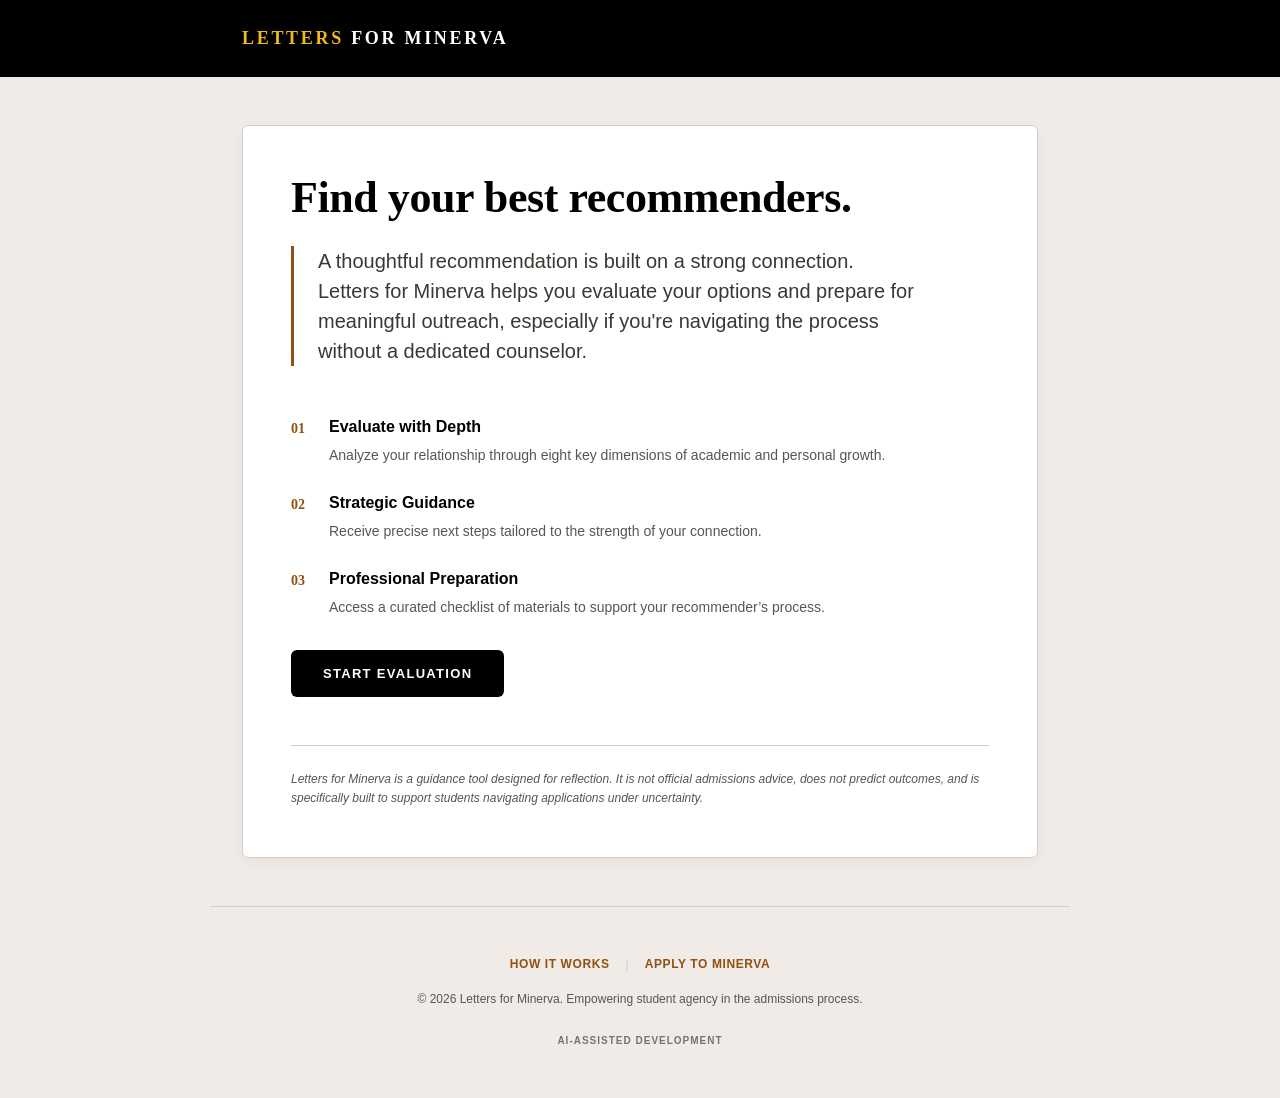
<file: index.html>
<!DOCTYPE html>
<html lang="en">
<head>
    <meta charset="UTF-8">
    <meta name="viewport" content="width=device-width, initial-scale=1.0">
    <title>Letters for Minerva — Recommendation Evaluation Tool</title>
    <link rel="stylesheet" href="css/styles.css">
    <!-- Google Fonts for a friendly look -->
    <link rel="preconnect" href="https://fonts.googleapis.com">
    <link rel="preconnect" href="https://fonts.gstatic.com" crossorigin>
    <link href="https://fonts.googleapis.com/css2?family=Inter:wght@400;500;600;700&display=swap" rel="stylesheet">
</head>
<body>
    <header class="app-header">
        <div class="container">
            <h1 class="logo"><span class="highlight">Letters</span> for Minerva</h1>
        </div>
    </header>

    <main id="app-container" class="container">
        <!-- Home Section -->
        <section id="home-section" class="card active">
            <h2>Find your best recommenders.</h2>
            <p class="subtitle">A thoughtful recommendation is built on a strong connection. Letters for Minerva helps you evaluate your options and prepare for meaningful outreach, especially if you're navigating the process without a dedicated counselor.</p>
            
            <div class="features-list">
                <div class="feature-item">
                    <span class="feature-icon">01</span>
                    <div>
                        <strong>Evaluate with Depth</strong>
                        <p>Analyze your relationship through eight key dimensions of academic and personal growth.</p>
                    </div>
                </div>
                <div class="feature-item">
                    <span class="feature-icon">02</span>
                    <div>
                        <strong>Strategic Guidance</strong>
                        <p>Receive precise next steps tailored to the strength of your connection.</p>
                    </div>
                </div>
                <div class="feature-item">
                    <span class="feature-icon">03</span>
                    <div>
                        <strong>Professional Preparation</strong>
                        <p>Access a curated checklist of materials to support your recommender’s process.</p>
                    </div>
                </div>
            </div>

            <button id="start-btn" class="btn btn-primary">Start Evaluation</button>
            
            <div class="disclaimer">
                Letters for Minerva is a guidance tool designed for reflection. It is not official admissions advice, does not predict outcomes, and is specifically built to support students navigating applications under uncertainty.
            </div>
        </section>

        <!-- Name Input Section -->
        <section id="name-section" class="card hidden">
            <h3>Who are you evaluating?</h3>
            <p class="hint-text">Enter a nickname like "Math Teacher" or "Coach" to help you compare choices later.</p>
            <div class="input-group">
                <input type="text" id="recommender-name" placeholder="e.g. Ms. Silva" class="form-input">
                <button id="confirm-name-btn" class="btn btn-primary" disabled>Continue</button>
            </div>
        </section>

        <!-- Questionnaire Section -->
        <section id="questionnaire-section" class="card hidden">
            <div class="progress-container">
                <div class="progress-bar" id="progress-bar"></div>
            </div>
            <div id="question-content">
                <!-- Question will be injected here -->
            </div>
            <div class="nav-controls">
                <button id="prev-btn" class="btn btn-secondary hidden">Back</button>
                <button id="next-btn" class="btn btn-primary" disabled>Next</button>
            </div>
        </section>

        <!-- Results Section -->
        <section id="results-section" class="card hidden">
            <div class="result-header">
                <h2 id="eval-target-name">Evaluation Results</h2>
                <div id="result-badge" class="badge"></div>
            </div>
            
            <div class="result-body">
                <div class="result-item">
                    <h3>What this means</h3>
                    <p id="result-meaning"></p>
                </div>

                <div class="result-item">
                    <h3>Next Steps</h3>
                    <ul id="result-next-steps"></ul>
                </div>

                <div class="result-item">
                    <h3>Your Preparation Checklist</h3>
                    <p class="hint-text">Send these materials once they agree to help:</p>
                    <ul id="result-checklist"></ul>
                </div>

                <div id="extra-guidance-container" class="result-item hidden">
                    <h3 id="extra-guidance-title"></h3>
                    <ul id="extra-guidance-steps"></ul>
                </div>
                </div>

            <div class="result-footer">
                <div class="btn-group">
                    <button id="add-another-btn" class="btn btn-secondary">Add Another Person</button>
                    <button id="view-ranking-btn" class="btn btn-primary">Compare All Results</button>
                </div>
            </div>
        </section>

        <!-- Ranking Section -->
        <section id="ranking-section" class="card hidden">
            <h2>Your Potential Recommenders</h2>
            <p class="subtitle">Comparison of all people you have evaluated in this session.</p>
            
            <div id="ranking-list" class="ranking-list">
                <!-- Ranking items will be injected here -->
            </div>

            <div class="result-footer">
                <div class="btn-group">
                    <button id="add-from-ranking-btn" class="btn btn-secondary">Add Another Person</button>
                    <button id="reset-all-btn" class="btn btn-danger-outline">Reset Everything</button>
                </div>
            </div>
        </section>
    </main>

    <footer class="app-footer container">
        <nav class="footer-nav">
            <a href="how-it-works.html">How it Works</a>
            <span class="separator">|</span>
            <a href="https://www.minerva.edu/" target="_blank" rel="noopener noreferrer">Apply to Minerva</a>
        </nav>
        <p>&copy; 2026 Letters for Minerva. Empowering student agency in the admissions process.</p>
        <p class="ai-badge">AI-Assisted Development</p>
    </footer>

    <!-- Scripts -->
    <script src="js/questions.js"></script>
    <script src="js/app.js"></script>
</body>
</html>
</file>
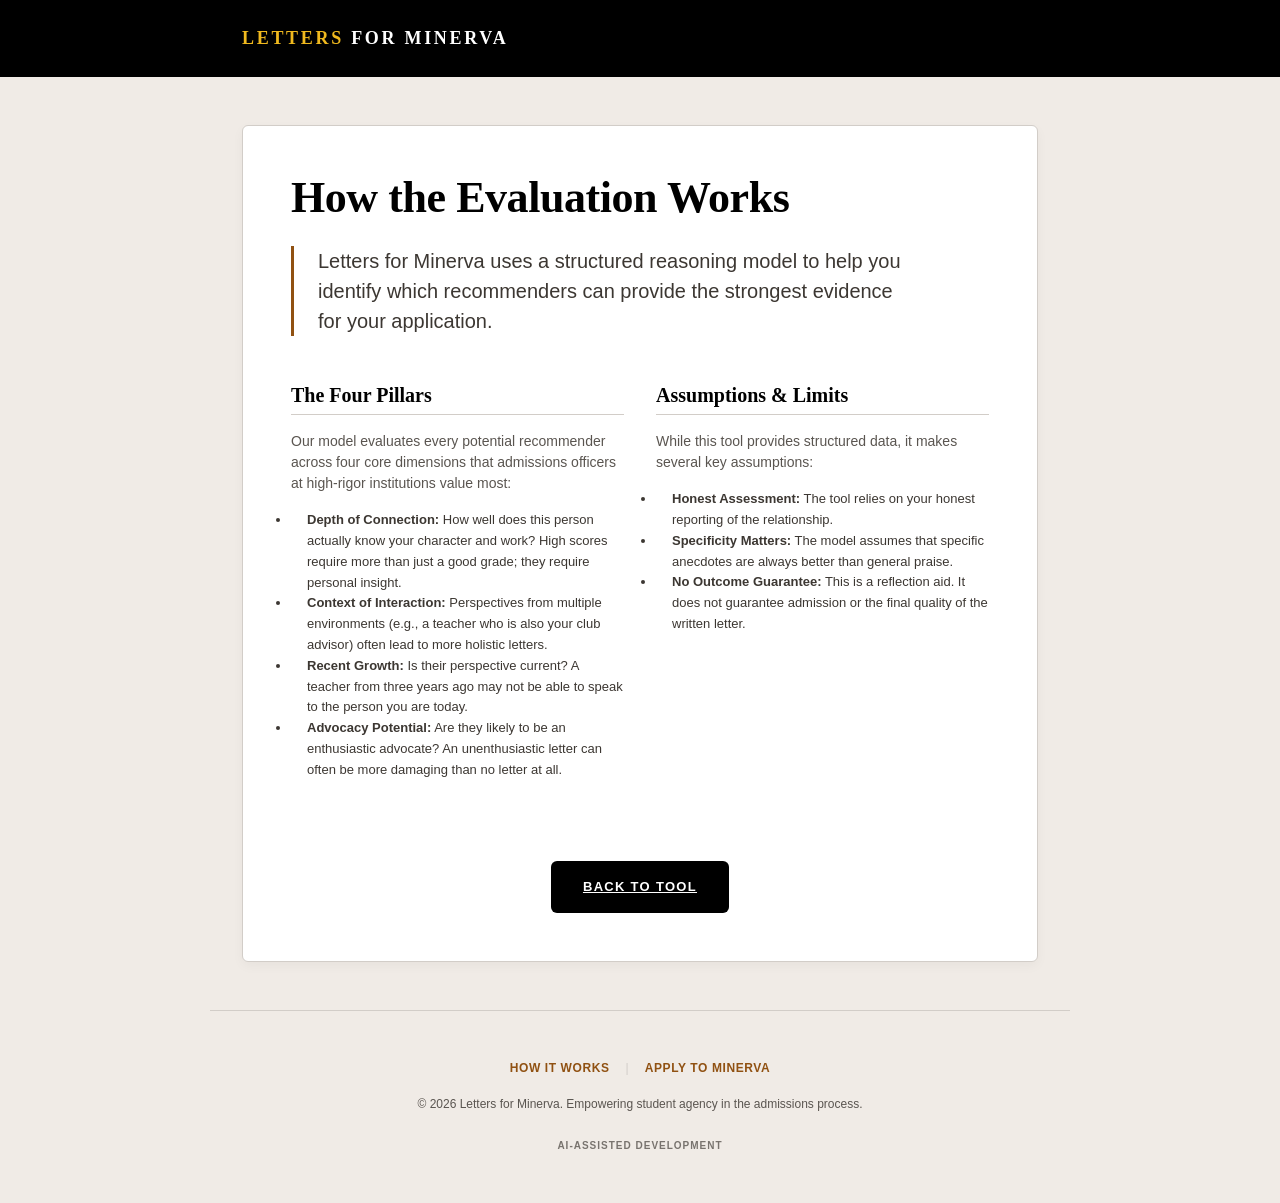
<file: how-it-works.html>
<!DOCTYPE html>
<html lang="en">
<head>
    <meta charset="UTF-8">
    <meta name="viewport" content="width=device-width, initial-scale=1.0">
    <title>How it Works — Letters for Minerva</title>
    <link rel="stylesheet" href="css/styles.css">
    <link rel="preconnect" href="https://fonts.googleapis.com">
    <link rel="preconnect" href="https://fonts.gstatic.com" crossorigin>
    <link href="https://fonts.googleapis.com/css2?family=Inter:wght@400;500;600;700&display=swap" rel="stylesheet">
</head>
<body>
    <header class="app-header">
        <div class="container">
            <h1 class="logo"><a href="index.html" style="text-decoration: none; color: inherit;"><span class="highlight">Letters</span> for Minerva</a></h1>
        </div>
    </header>

    <main class="container">
        <section class="card active">
            <h2>How the Evaluation Works</h2>
            <p class="subtitle">Letters for Minerva uses a structured reasoning model to help you identify which recommenders can provide the strongest evidence for your application.</p>

            <div class="info-grid" style="display: grid; border-left: none; background: none; padding: 0;">
                <div class="info-block" style="margin-bottom: var(--space-6);">
                    <h3 style="font-size: 1.25rem; border-bottom: 1px solid var(--border-subtle); padding-bottom: var(--space-2);">The Four Pillars</h3>
                    <p>Our model evaluates every potential recommender across four core dimensions that admissions officers at high-rigor institutions value most:</p>
                    <ul class="insight-list" style="margin-top: var(--space-4);">
                        <li><strong>Depth of Connection:</strong> How well does this person actually know your character and work? High scores require more than just a good grade; they require personal insight.</li>
                        <li><strong>Context of Interaction:</strong> Perspectives from multiple environments (e.g., a teacher who is also your club advisor) often lead to more holistic letters.</li>
                        <li><strong>Recent Growth:</strong> Is their perspective current? A teacher from three years ago may not be able to speak to the person you are today.</li>
                        <li><strong>Advocacy Potential:</strong> Are they likely to be an enthusiastic advocate? An unenthusiastic letter can often be more damaging than no letter at all.</li>
                    </ul>
                </div>

                <div class="info-block">
                    <h3 style="font-size: 1.25rem; border-bottom: 1px solid var(--border-subtle); padding-bottom: var(--space-2);">Assumptions & Limits</h3>
                    <p>While this tool provides structured data, it makes several key assumptions:</p>
                    <ul class="insight-list" style="margin-top: var(--space-4);">
                        <li><strong>Honest Assessment:</strong> The tool relies on your honest reporting of the relationship.</li>
                        <li><strong>Specificity Matters:</strong> The model assumes that specific anecdotes are always better than general praise.</li>
                        <li><strong>No Outcome Guarantee:</strong> This is a reflection aid. It does not guarantee admission or the final quality of the written letter.</li>
                    </ul>
                </div>
            </div>

            <div style="margin-top: var(--space-7); text-align: center;">
                <a href="index.html" class="btn btn-primary">Back to Tool</a>
            </div>
        </section>
    </main>

    <footer class="app-footer container">
        <nav class="footer-nav">
            <a href="how-it-works.html">How it Works</a>
            <span class="separator">|</span>
            <a href="https://www.minerva.edu/" target="_blank" rel="noopener noreferrer">Apply to Minerva</a>
        </nav>
        <p>&copy; 2026 Letters for Minerva. Empowering student agency in the admissions process.</p>
        <p class="ai-badge">AI-Assisted Development</p>
    </footer>
</body>
</html>
</file>
<file: css/styles.css>
/* Letters for Minerva — Minerva University Academic & Editorial Aesthetic */
:root {
  /* Core palette */
  --mu-obsidian: #000000;
  --mu-white: #ffffff;
  --mu-bone: #f0ebe6;
  --mu-ivory: #f6f3ef;

  /* Accents */
  --mu-goldenrod: #f0b91e;
  --mu-tangerine: #f0871e;
  --mu-clay: #905112;

  /* Neutrals */
  --mu-charcoal: #3c3732;
  --mu-slate: #5a5550;
  --mu-graphite: #78736e;
  --mu-ash: #d2cdc8;

  /* App semantic tokens */
  --bg-page: var(--mu-bone);
  --bg-surface: var(--mu-white);
  --bg-subtle: var(--mu-ivory);

  --text-main: var(--mu-charcoal);
  --text-strong: var(--mu-obsidian);
  --text-muted: var(--mu-slate);

  --accent-main: var(--mu-clay);
  --accent-soft: #efe4d7;
  --accent-warm: var(--mu-goldenrod);

  --border-subtle: var(--mu-ash);
  --shadow-soft: 0 4px 12px rgba(0, 0, 0, 0.04);

  /* Status badges */
  --success-text: #295846;
  --success-border: #7f9f92;
  --success-bg: #f6faf7;

  --warning-text: #8a5a1f;
  --warning-border: #c8a374;
  --warning-bg: #fffaf3;

  --danger-text: #7a2f2a;
  --danger-border: #b98580;
  --danger-bg: #fff7f6;

  /* Typography */
  --font-serif: "Chronicle Display", "Garamond", "Georgia", "Times New Roman", serif;
  --font-sans: "Neue Haas Grotesk", "Helvetica Neue", "Helvetica", "Arial", sans-serif;

  /* Layout */
  --container-width: 860px;
  --radius-sm: 6px;
  --radius-md: 10px;
  --radius-lg: 14px;

  --space-1: 0.25rem;
  --space-2: 0.5rem;
  --space-3: 0.75rem;
  --space-4: 1rem;
  --space-5: 1.5rem;
  --space-6: 2rem;
  --space-7: 3rem;

  --transition-fast: 180ms ease;
}

/* Base Reset */
* {
    box-sizing: border-box;
    margin: 0;
    padding: 0;
}

body {
    font-family: var(--font-sans);
    background-color: var(--bg-page);
    color: var(--text-main);
    line-height: 1.6;
    -webkit-font-smoothing: antialiased;
}

.container {
    max-width: var(--container-width);
    margin: 0 auto;
    padding: 0 var(--space-6);
}

/* Header & Wordmark */
.app-header {
    background-color: var(--mu-obsidian);
    padding: var(--space-5) 0;
    text-align: left;
    margin-bottom: var(--space-7);
}

.logo {
    font-family: var(--font-serif);
    font-size: 1.125rem;
    font-weight: 700;
    color: var(--mu-white);
    letter-spacing: 0.15em;
    text-transform: uppercase;
}

.highlight {
    color: var(--mu-goldenrod);
}

#app-container {
    min-height: 60vh;
}

.app-footer {
    margin-top: var(--space-7);
    padding: var(--space-7) 0;
    text-align: center;
    border-top: 1px solid var(--border-subtle);
    color: var(--text-muted);
    font-size: 0.75rem;
}

.footer-nav {
    margin-bottom: var(--space-4);
    display: flex;
    justify-content: center;
    gap: var(--space-4);
    align-items: center;
}

.footer-nav a {
    color: var(--mu-clay);
    text-decoration: none;
    font-weight: 600;
    text-transform: uppercase;
    letter-spacing: 0.05em;
    font-size: 0.75rem;
    transition: color var(--transition-fast);
}

.footer-nav a:hover {
    color: var(--mu-tangerine);
}

.footer-nav .separator {
    color: var(--mu-ash);
    font-weight: 300;
}

/* Typography Hierarchy */
h2, h3 {
    font-family: var(--font-serif);
    color: var(--text-strong);
    line-height: 1.1;
    font-weight: 700;
}

h2 {
    font-size: 2.75rem; /* More prominent editorial sizing */
    margin-bottom: var(--space-5);
    letter-spacing: -0.01em;
}

h3 {
    font-size: 1.75rem;
    margin-bottom: var(--space-4);
}

.subtitle {
    font-size: 1.25rem;
    color: var(--text-main);
    margin-bottom: var(--space-7);
    line-height: 1.5;
    max-width: 90%;
    border-left: 3px solid var(--mu-clay); /* Subtle accent emphasis */
    padding-left: var(--space-5);
}

/* Card - Institutional & Polished */
.card {
    background-color: var(--bg-surface);
    padding: var(--space-7);
    border-radius: var(--radius-sm);
    border: 1px solid var(--border-subtle);
    box-shadow: var(--shadow-soft);
    transition: opacity var(--transition-fast);
}

.card.hidden,
.scoring-breakdown.hidden,
.info-grid.hidden,
.hidden {
    display: none !important;
}

/* Buttons - High Contrast */
.btn {
    display: inline-flex;
    align-items: center;
    justify-content: center;
    padding: var(--space-4) var(--space-6);
    font-size: 0.8125rem;
    font-weight: 700;
    text-transform: uppercase;
    letter-spacing: 0.1em;
    border-radius: var(--radius-sm);
    cursor: pointer;
    border: none;
    transition: all var(--transition-fast);
    width: 100%;
}

.btn-primary {
    background-color: var(--mu-obsidian);
    color: var(--mu-white);
}

.btn-primary:hover:not(:disabled) {
    background-color: var(--accent-main);
    transform: translateY(-1px);
}

.btn-primary:disabled {
    background-color: var(--mu-ash);
    color: var(--mu-graphite);
    cursor: not-allowed;
}

.btn-secondary {
    background-color: transparent;
    color: var(--mu-obsidian);
    border: 1px solid var(--mu-obsidian);
}

.btn-secondary:hover {
    background-color: var(--bg-subtle);
}

.btn-danger-outline {
    background-color: transparent;
    color: var(--danger-text);
    border: 1px solid var(--danger-border);
}

.btn-danger-outline:hover {
    background-color: var(--danger-bg);
}

@media (min-width: 640px) {
    .btn {
        width: auto;
    }
}

.btn-group {
    display: flex;
    flex-direction: column;
    gap: var(--space-4);
}

@media (min-width: 640px) {
    .btn-group {
        flex-direction: row;
        justify-content: center;
    }
}

/* Home Section Styles */
.features-list {
    margin-bottom: var(--space-6);
    display: grid;
    gap: var(--space-5);
}

.feature-item {
    display: flex;
    gap: var(--space-5);
    align-items: flex-start;
}

.feature-icon {
    font-family: var(--font-serif);
    font-size: 0.875rem;
    font-weight: 700;
    color: var(--accent-main);
    padding-top: var(--space-1);
    flex-shrink: 0;
}

.feature-item strong {
    display: block;
    font-size: 1rem;
    font-weight: 700;
    margin-bottom: var(--space-1);
    color: var(--text-strong);
}

.feature-item p {
    font-size: 0.875rem;
    color: var(--text-muted);
}

.home-methodology {
    margin-top: var(--space-7);
    border-top: 1px solid var(--border-subtle);
}

.info-grid {
    display: grid;
    gap: var(--space-6);
    margin: var(--space-6) 0;
    padding: var(--space-6);
    background-color: var(--bg-subtle);
    border-radius: var(--radius-sm);
    border-left: 4px solid var(--mu-goldenrod);
    animation: fadeIn 0.3s ease-out;
}

@media (min-width: 640px) {
    .info-grid {
        grid-template-columns: 1fr 1fr;
    }
}

.info-block h4 {
    font-family: var(--font-serif);
    font-size: 1rem;
    margin-bottom: var(--space-2);
    color: var(--text-strong);
}

.info-block p {
    font-size: 0.875rem;
    color: var(--text-muted);
    line-height: 1.5;
}

.disclaimer {
    margin-top: var(--space-7);
    padding-top: var(--space-5);
    border-top: 1px solid var(--border-subtle);
    font-size: 0.75rem;
    color: var(--text-muted);
    line-height: 1.6;
    font-style: italic;
}

/* Scoring Breakdown UI */
.scoring-breakdown {
    display: flex;
    flex-direction: column;
    gap: var(--space-2);
    margin-bottom: var(--space-4);
}

.breakdown-item {
    display: flex;
    justify-content: space-between;
    align-items: center;
    padding: var(--space-2) var(--space-3);
    background-color: var(--mu-white);
    border: 1px solid var(--border-subtle);
    border-radius: 4px;
}

.breakdown-factor {
    font-size: 0.8125rem;
    color: var(--text-main);
}

.breakdown-score {
    font-weight: 700;
    font-size: 0.8125rem;
}

.breakdown-score.pos { color: var(--success-text); }
.breakdown-score.neg { color: var(--danger-text); }

.scoring-breakdown.small {
    gap: 4px;
}

.scoring-breakdown.small .breakdown-item {
    padding: 4px 8px;
    border: none;
    background-color: transparent;
}

.detail-breakdown-section {
    margin: var(--space-5) 0;
    padding: var(--space-4);
    background-color: var(--mu-white);
    border-radius: var(--radius-sm);
}

.detail-breakdown-section h5 {
    font-size: 0.625rem;
    font-weight: 700;
    text-transform: uppercase;
    letter-spacing: 0.15em;
    margin-bottom: var(--space-3);
    color: var(--text-muted);
    border-bottom: 1px solid var(--border-subtle);
    padding-bottom: var(--space-1);
}

/* Input Styles */
.input-group {
    display: flex;
    flex-direction: column;
    gap: var(--space-4);
    margin-top: var(--space-5);
}

.form-input {
    padding: var(--space-4);
    border-radius: var(--radius-sm);
    border: 1px solid var(--border-subtle);
    background-color: var(--bg-subtle);
    font-size: 1rem;
    font-family: inherit;
    width: 100%;
    color: var(--text-strong);
}

.form-input:focus {
    outline: none;
    border-color: var(--mu-obsidian);
}

.hint-text {
    font-size: 0.875rem;
    color: var(--text-muted);
    margin-bottom: var(--space-4);
}

/* Questionnaire Layout */
.progress-container {
    background-color: var(--mu-ash);
    height: 1px;
    margin-bottom: var(--space-7);
}

.progress-bar {
    background-color: var(--accent-main);
    height: 100%;
    transition: width 0.4s ease;
}

.question-text {
    font-size: 1.75rem;
    font-family: var(--font-serif);
    margin-bottom: var(--space-6);
}

.options-list {
    display: grid;
    gap: var(--space-3);
    margin-bottom: var(--space-7);
}

.option-btn {
    padding: var(--space-5) var(--space-6);
    text-align: left;
    background-color: var(--mu-white);
    border: 1px solid var(--border-subtle);
    border-radius: var(--radius-sm);
    cursor: pointer;
    font-size: 0.9375rem;
    color: var(--text-main);
    transition: all var(--transition-fast);
}

.option-btn:hover {
    border-color: var(--mu-obsidian);
    background-color: var(--bg-subtle);
}

.option-btn.selected {
    border-color: var(--mu-obsidian);
    background-color: var(--mu-white);
    box-shadow: inset 0 0 0 1px var(--mu-obsidian);
    font-weight: 600;
}

.nav-controls {
    display: flex;
    justify-content: space-between;
    padding-top: var(--space-3);
}

/* Results UI */
.result-header {
    text-align: center;
    margin-bottom: var(--space-7);
}

.badge {
    display: inline-block;
    padding: 6px 14px;
    border-radius: 2px;
    font-weight: 700;
    font-size: 0.6875rem;
    text-transform: uppercase;
    letter-spacing: 0.1em;
    border: 1px solid transparent;
}

.badge.strong-choice { background-color: var(--success-bg); color: var(--success-text); border-color: var(--success-border); }
.badge.could-work { background-color: var(--warning-bg); color: var(--warning-text); border-color: var(--warning-border); }
.badge.not-the-best-fit { background-color: var(--danger-bg); color: var(--danger-text); border-color: var(--danger-border); }

.result-item {
    margin-bottom: var(--space-6);
}

.result-item h3 {
    font-size: 0.6875rem;
    font-weight: 700;
    text-transform: uppercase;
    letter-spacing: 0.15em;
    margin-bottom: var(--space-4);
    color: var(--text-muted);
    border-bottom: 1px solid var(--border-subtle);
    padding-bottom: var(--space-2);
}

.result-item p {
    font-size: 1.125rem;
    font-family: var(--font-serif);
    color: var(--text-strong);
}

.result-item ul {
    list-style: none;
}

.result-item li {
    position: relative;
    padding-left: var(--space-6);
    margin-bottom: var(--space-3);
    font-size: 0.875rem;
}

.result-item li::before {
    content: "—";
    position: absolute;
    left: 0;
    color: var(--accent-main);
}

.result-footer {
    padding-top: var(--space-6);
    border-top: 1px solid var(--border-subtle);
}

/* Ranking Table Styling */
.ranking-list {
    display: grid;
    gap: var(--space-4);
    margin: var(--space-6) 0;
}

.ranking-card {
    border: 1px solid var(--border-subtle);
    border-radius: var(--radius-sm);
    background-color: var(--mu-white);
    transition: all var(--transition-fast);
    overflow: hidden;
}

.ranking-card.expanded {
    border-color: var(--mu-obsidian);
}

.ranking-item.clickable {
    cursor: pointer;
    width: 100%;
    border: none;
    text-align: left;
    font-family: inherit;
    display: flex;
    flex-direction: row;
    justify-content: space-between;
    align-items: flex-start;
    gap: var(--space-6);
    padding: var(--space-5) var(--space-6);
    background-color: var(--bg-surface);
}

.ranking-item.clickable:hover {
    background-color: var(--bg-subtle);
}

.ranking-item-main {
    flex: 1;
    min-width: 0;
}

.ranking-name-row {
    display: flex;
    align-items: center;
    gap: var(--space-3);
}

.ranking-item-main h4 {
    font-family: var(--font-serif);
    font-size: 1.25rem;
    color: var(--text-strong);
}

.expand-icon {
    width: 10px;
    height: 10px;
    position: relative;
    flex-shrink: 0;
}

.expand-icon::before,
.expand-icon::after {
    content: "";
    position: absolute;
    background-color: var(--text-muted);
    transition: transform var(--transition-fast);
}

.expand-icon::before {
    top: 4px;
    left: 0;
    width: 10px;
    height: 1px;
}

.expand-icon::after {
    top: 0;
    left: 4px;
    width: 1px;
    height: 10px;
}

.ranking-card.expanded .expand-icon::after {
    transform: rotate(90deg);
    opacity: 0;
}

.meaning-preview {
    font-size: 0.8125rem;
    color: var(--text-muted);
    line-height: 1.4;
    margin-top: var(--space-1);
}

.ranking-item-score {
    flex-shrink: 0;
    display: flex;
    flex-direction: column;
    align-items: flex-end;
    gap: var(--space-2);
    text-align: right;
}

.score-number {
    font-size: 0.625rem;
    font-weight: 700;
    color: var(--text-muted);
    letter-spacing: 0.1em;
    text-transform: uppercase;
}

/* Detailed Inset View */
.ranking-detail {
    background-color: var(--mu-white);
}

.detail-inner {
    padding: var(--space-6);
    background-color: var(--bg-subtle);
    border-top: 1px solid var(--border-subtle);
    animation: fadeIn 0.3s ease-out;
}

.detail-grid {
    display: grid;
    gap: var(--space-6);
    margin-bottom: var(--space-6);
}

@media (min-width: 640px) {
    .detail-grid {
        grid-template-columns: 1fr 1fr;
    }
}

.detail-column h5, 
.detail-next-step h5 {
    font-size: 0.625rem;
    font-weight: 700;
    text-transform: uppercase;
    letter-spacing: 0.15em;
    margin-bottom: var(--space-3);
    color: var(--text-muted);
    border-bottom: 1px solid var(--border-subtle);
    padding-bottom: var(--space-1);
}

.insight-list li {
    font-size: 0.8125rem;
    padding-left: var(--space-4);
}

.detail-next-step p {
    font-size: 0.875rem;
    font-family: var(--font-serif);
}

.detail-extra-guidance {
    background-color: var(--bg-surface);
    padding: var(--space-5);
    border-radius: var(--radius-sm);
    margin-top: var(--space-6);
    border: 1px solid var(--border-subtle);
}

.detail-extra-guidance h6 {
    font-family: var(--font-serif);
    font-size: 0.875rem;
    margin-bottom: var(--space-3);
    color: var(--mu-clay);
}

/* Utils */
.ai-badge {
    display: inline-block;
    margin-top: var(--space-5);
    font-size: 0.625rem;
    font-weight: 700;
    text-transform: uppercase;
    letter-spacing: 0.1em;
    color: var(--mu-graphite);
}

/* Animation */
@keyframes editorialFade {
    from { opacity: 0; }
    to { opacity: 1; }
}

@keyframes fadeIn {
    from { opacity: 0; transform: translateY(8px); }
    to { opacity: 1; transform: translateY(0); }
}

.active {
    animation: editorialFade 0.5s ease-out;
}

/* Collapsible Toggle Styling */
.toggle-btn {
    display: flex;
    align-items: center;
    justify-content: space-between;
    width: 100%;
    padding: var(--space-3) 0;
    background: none;
    border: none;
    border-bottom: 1px solid var(--border-subtle);
    cursor: pointer;
    font-size: 0.6875rem;
    font-weight: 700;
    text-transform: uppercase;
    letter-spacing: 0.15em;
    color: var(--text-muted);
    transition: color var(--transition-fast);
}

.toggle-btn:hover {
    color: var(--mu-clay);
}

.toggle-btn .chevron {
    width: 8px;
    height: 8px;
    border-right: 2px solid currentColor;
    border-bottom: 2px solid currentColor;
    transform: rotate(45deg);
    transition: transform var(--transition-fast);
    margin-right: 4px;
    margin-bottom: 4px;
}

.toggle-btn[aria-expanded="true"] .chevron {
    transform: rotate(-135deg);
    margin-bottom: -4px;
}

.scoring-breakdown.hidden {
    display: none;
}

.scoring-breakdown {
    padding: var(--space-4) 0;
    animation: fadeIn 0.3s ease-out;
}
</file>
